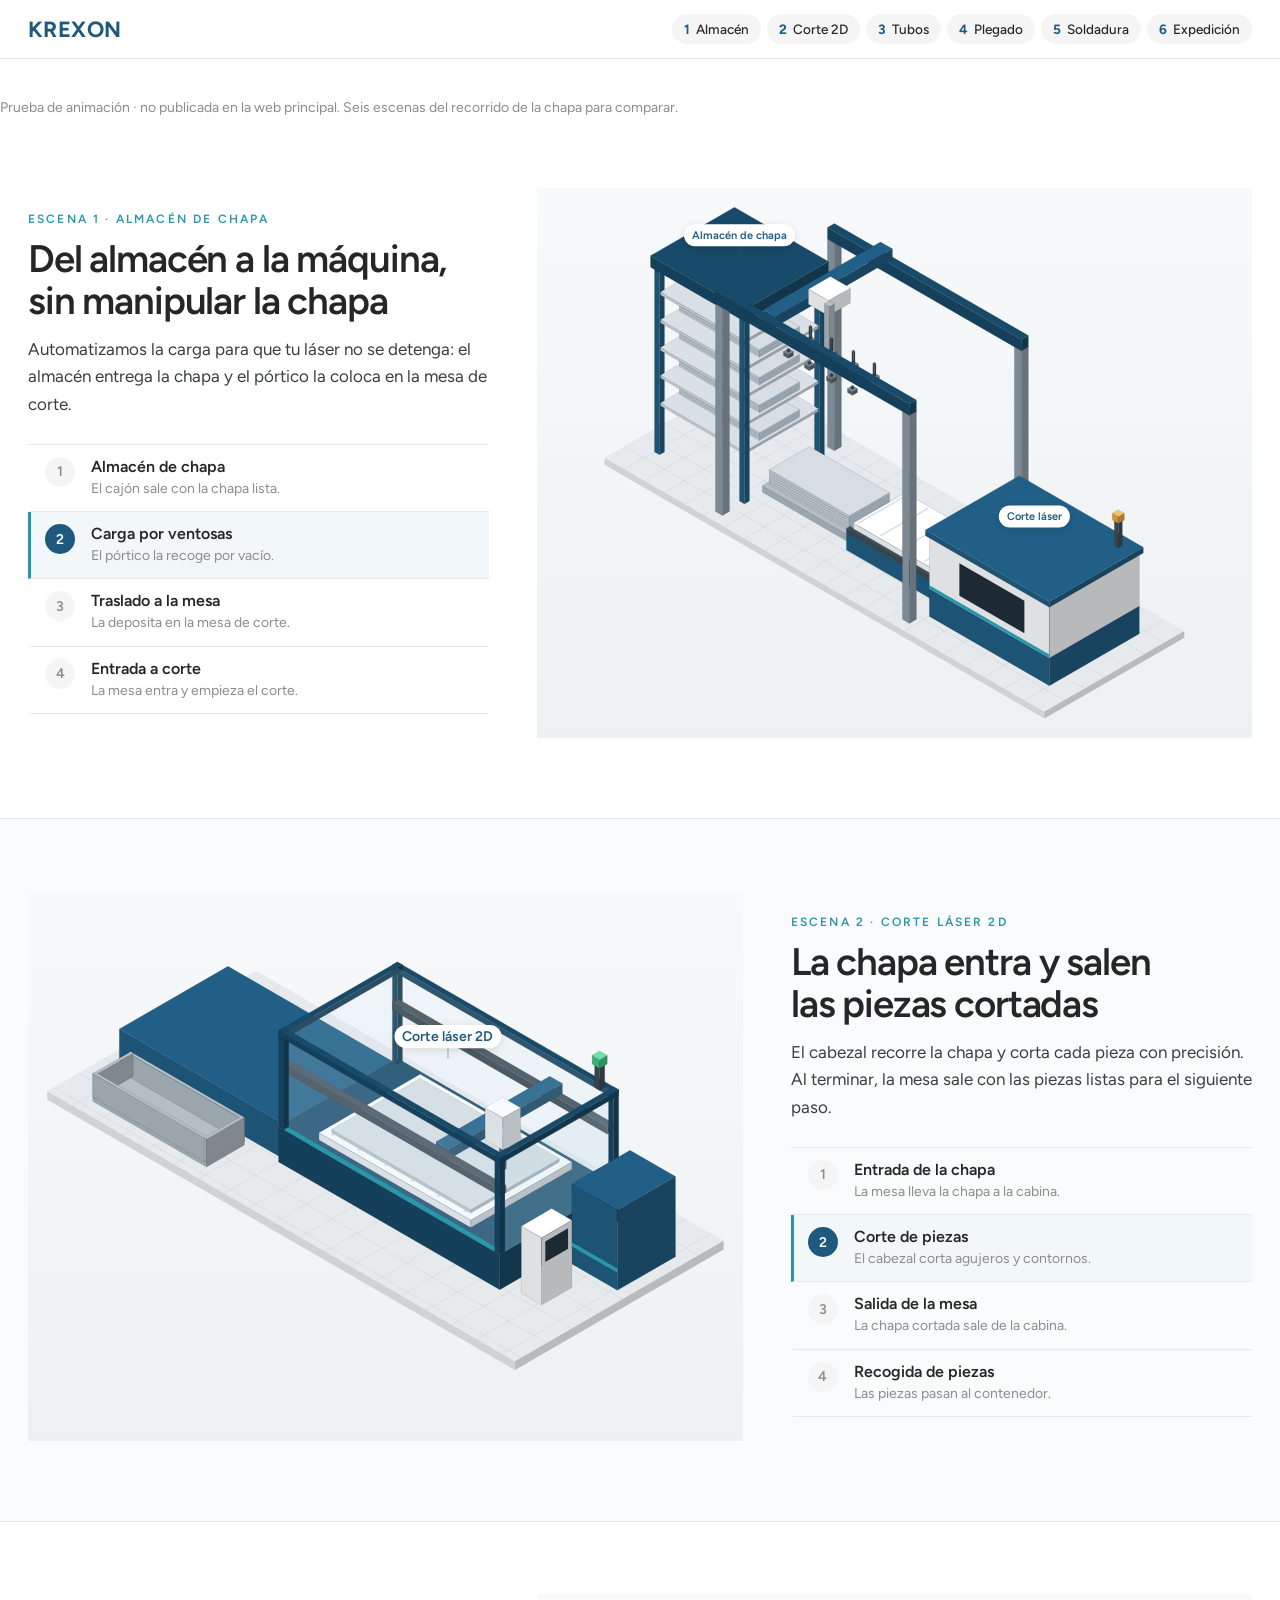
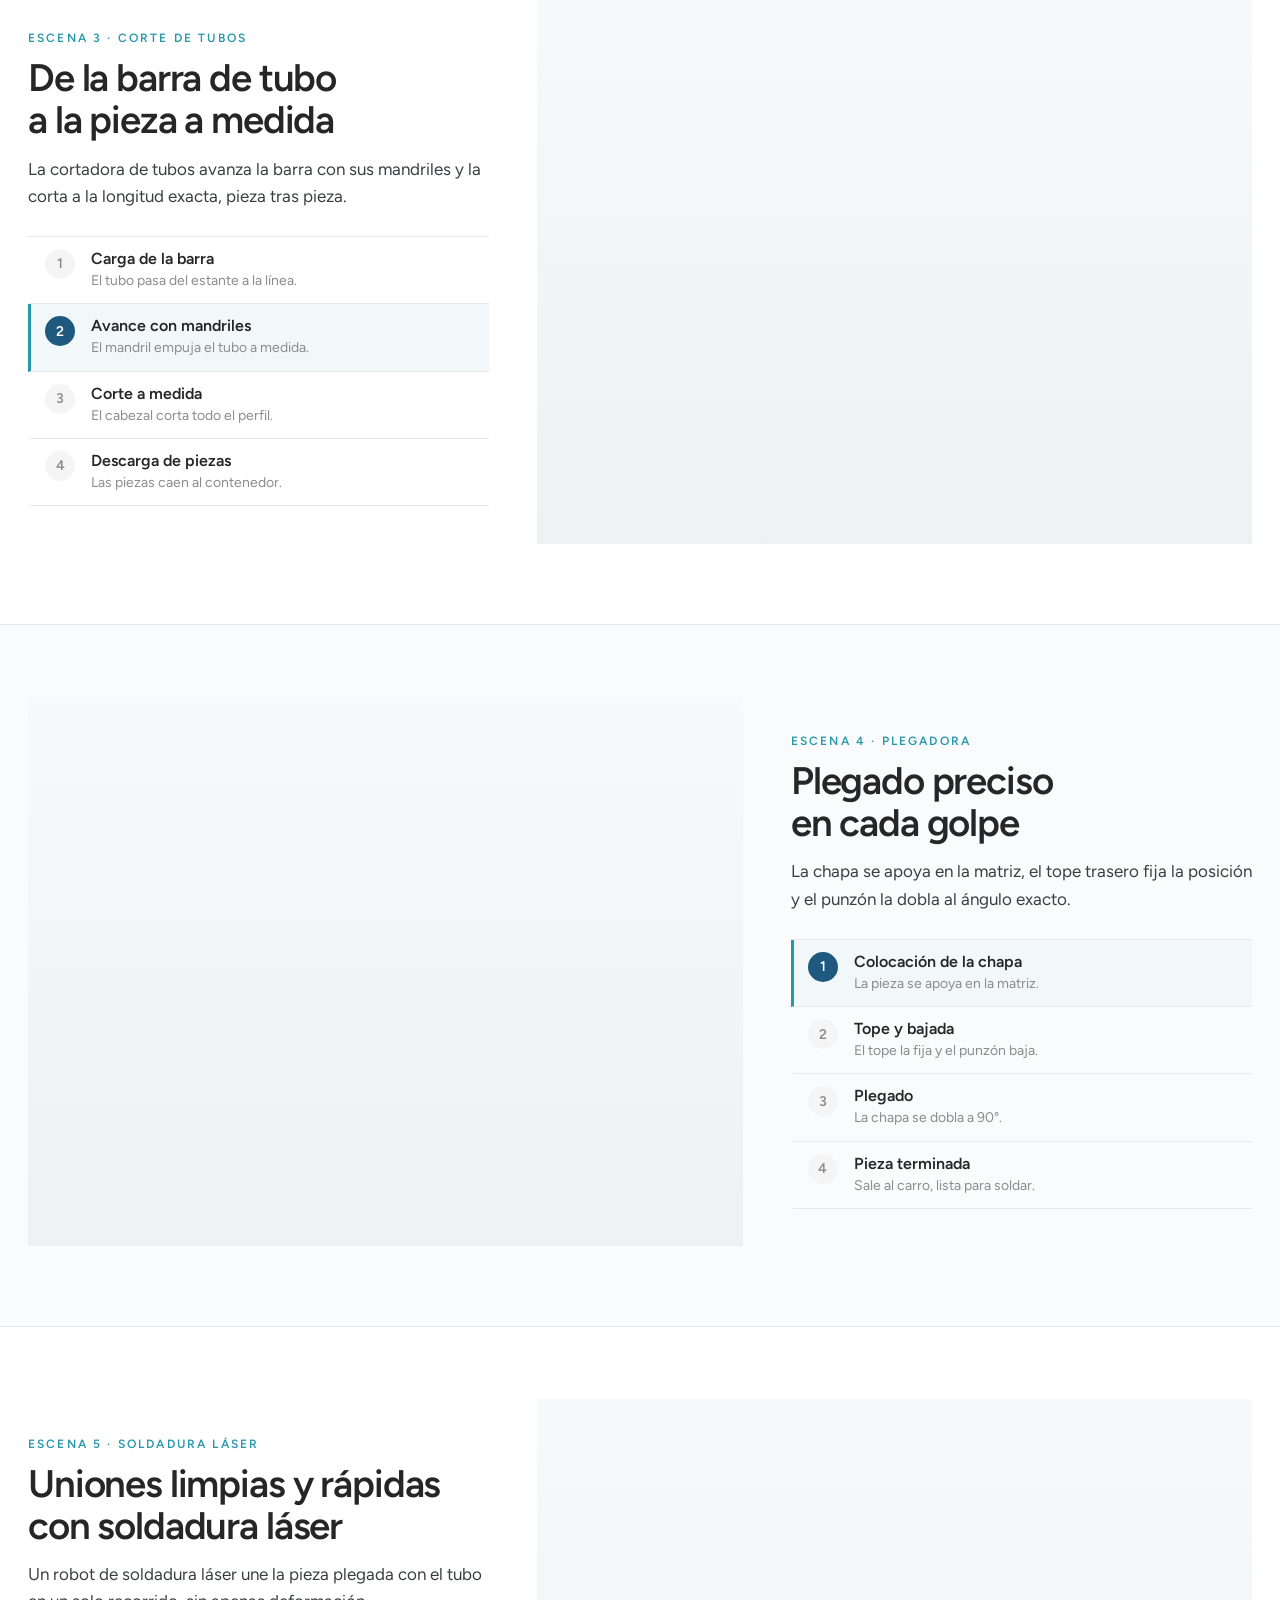
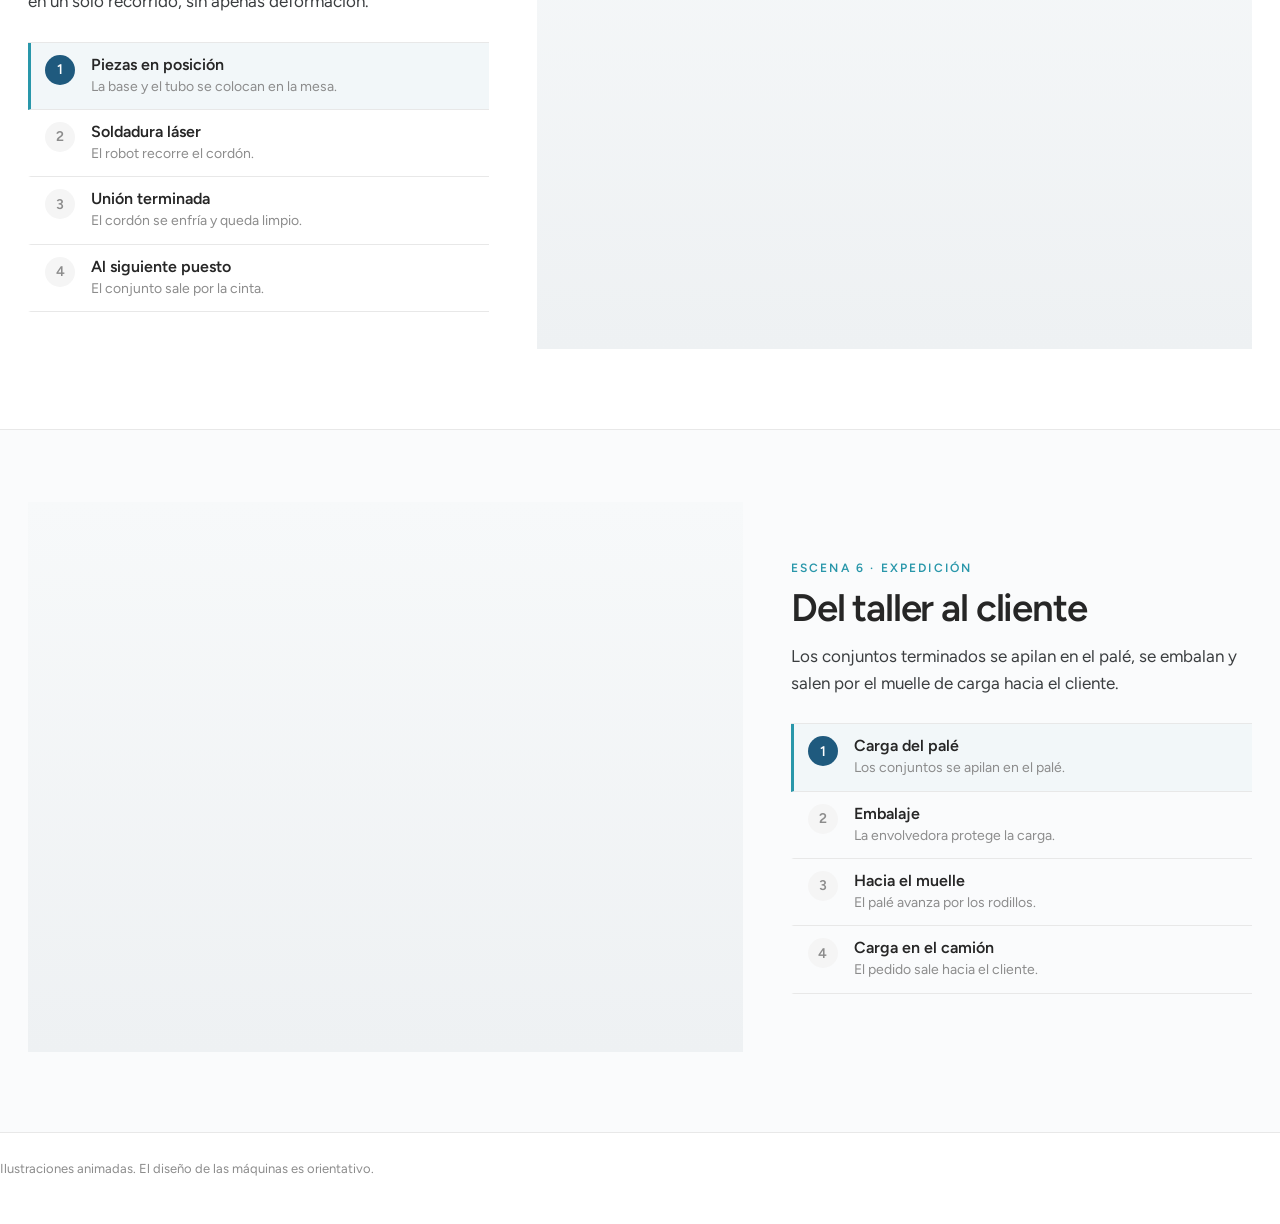
<file: prueba-animacion.html>
<!doctype html>
<html lang="es">
<head>
<meta charset="utf-8">
<meta name="viewport" content="width=device-width, initial-scale=1">
<title>Prueba de animación · Krexon</title>
<meta name="robots" content="noindex">
<link rel="preconnect" href="https://fonts.googleapis.com">
<link rel="preconnect" href="https://fonts.gstatic.com" crossorigin>
<link href="https://fonts.googleapis.com/css2?family=Figtree:wght@400;500;600;700&display=swap" rel="stylesheet">
<style>
:root{--ink:#262626;--text:#3b3e40;--muted:#8c8c8c;--brand:#1f5a7e;--rule:#2997AA;--soft:#f5f5f5;--line:#e8e8e8}
*{box-sizing:border-box;margin:0;padding:0}
html{scroll-behavior:smooth;scroll-padding-top:70px}
body{font-family:'Figtree',system-ui,-apple-system,'Segoe UI',Roboto,sans-serif;color:var(--text);background:#fff;-webkit-font-smoothing:antialiased}
.bar{position:sticky;top:0;z-index:5;background:rgba(255,255,255,.94);backdrop-filter:blur(8px);border-bottom:1px solid var(--line)}
.bar-in{display:flex;align-items:center;justify-content:space-between;gap:16px;max-width:1280px;margin:0 auto;padding:14px 28px;flex-wrap:wrap}
.bar b{font-size:22px;letter-spacing:.02em;color:var(--brand)}
.idx{display:flex;gap:6px;flex-wrap:wrap;list-style:none}
.idx a{display:inline-flex;align-items:center;gap:6px;padding:7px 12px;border-radius:99px;background:var(--soft);color:var(--ink);text-decoration:none;font-size:13.5px;font-weight:500;transition:background-color .2s ease,color .2s ease}
.idx a i{font-style:normal;font-weight:700;color:var(--brand)}
.idx a:hover{background:var(--brand);color:#fff}.idx a:hover i{color:#fff}
.wrap{max-width:1280px;margin:0 auto;padding:0 28px}
.intro{padding:40px 0 0}
.intro p{font-size:14px;color:var(--muted)}

.flow{padding:72px 0 80px;border-bottom:1px solid var(--line)}
.flow:nth-child(even){background:#fafbfc}
.flow-grid{display:grid;grid-template-columns:minmax(0,1fr) minmax(0,1.55fr);gap:48px;align-items:center}
.flow.rev .flow-grid{grid-template-columns:minmax(0,1.55fr) minmax(0,1fr)}
.flow.rev .stage{order:-1}
.eyebrow{display:block;font-size:12px;font-weight:600;letter-spacing:.18em;text-transform:uppercase;color:var(--rule);margin-bottom:12px}
.flow h2{font-size:clamp(28px,3vw,40px);font-weight:600;line-height:1.1;letter-spacing:-.03em;color:var(--ink);text-wrap:balance}
.flow-lead{margin-top:14px;font-size:17px;line-height:1.6;max-width:46ch}
.steps{list-style:none;margin-top:26px;border-top:1px solid var(--line)}
.steps li{display:grid;grid-template-columns:34px minmax(0,1fr);gap:3px 12px;padding:12px 0 12px 14px;border-bottom:1px solid var(--line);border-left:3px solid transparent;transition:border-color .3s ease,background-color .3s ease}
.steps li span{grid-row:span 2;display:grid;place-items:center;width:30px;height:30px;border-radius:50%;background:var(--soft);color:var(--muted);font-weight:600;font-size:14px;transition:background-color .3s ease,color .3s ease}
.steps li b{font-weight:600;color:var(--ink);font-size:16px}
.steps li small{font-size:14px;color:var(--muted);line-height:1.45}
.steps li.on{border-left-color:var(--rule);background:#f2f7f9}
.steps li.on span{background:var(--brand);color:#fff}
.stage{position:relative;background:linear-gradient(180deg,#f7f9fa 0%,#eef1f3 100%);aspect-ratio:1.3/1;max-height:600px;width:100%}
.stage canvas{position:absolute;inset:0;width:100%;height:100%;display:block}
.foot-note{padding:28px 0 48px;font-size:13px;color:var(--muted)}
@media (max-width:900px){
  .flow{padding:48px 0 56px}
  .flow-grid,.flow.rev .flow-grid{grid-template-columns:minmax(0,1fr);gap:24px}
  .stage,.flow.rev .stage{order:-1}
  .bar-in{padding:12px 16px}.wrap{padding:0 16px}
  .idx a{padding:6px 10px;font-size:12.5px}
}
</style>
</head>
<body>
<header class="bar"><div class="bar-in"><b>KREXON</b><ul class="idx" id="idx"></ul></div></header>
<div class="wrap intro"><p>Prueba de animación · no publicada en la web principal. Seis escenas del recorrido de la chapa para comparar.</p></div>
<main id="scenes"></main>
<div class="wrap foot-note">Ilustraciones animadas. El diseño de las máquinas es orientativo.</div>

<script>
(function(){
  'use strict';
  const RM=matchMedia('(prefers-reduced-motion: reduce)').matches;
  const COS=Math.cos(Math.PI/6), SIN=Math.sin(Math.PI/6);
  const COL={blue:'#1f5a7e',blueD:'#174663',white:'#f2f4f6',grey:'#cdd4da',steel:'#a9b3bb',rail:'#3d4a54',floor:'#e6eaed',accent:'#2997AA',glass:'#1e2a33',metal:'#c3ccd3',post:'#8796a2',wood:'#b8916a'};
  const METAL={top:'#d7dee3',left:'#b6c0c8',right:'#9eaab3',edge:'rgba(40,60,75,.25)'};
  const clamp=v=>v<0?0:v>1?1:v;
  const ease=t=>t<.5?4*t*t*t:1-Math.pow(-2*t+2,3)/2;
  const seg=(t,a,b)=>ease(clamp((t-a)/(b-a)));
  const lin=(t,a,b)=>clamp((t-a)/(b-a));
  const lerp=(a,b,f)=>a+(b-a)*f;
  function shade(hex,f){const n=parseInt(hex.slice(1),16);let r=n>>16,g=n>>8&255,b=n&255;r=Math.min(255,Math.round(r*f));g=Math.min(255,Math.round(g*f));b=Math.min(255,Math.round(b*f));return 'rgb('+r+','+g+','+b+')'}

  // ---------- Motor isométrico (uno por lienzo) ----------
  function Iso(cv){
    const ctx=cv.getContext('2d');
    const g={ctx,k:1,ox:0,oy:0,W:0,H:0,dpr:1,m:null};
    const grow=(x,y)=>{const m=g.m;if(x<m[0])m[0]=x;if(y<m[1])m[1]=y;if(x>m[2])m[2]=x;if(y>m[3])m[3]=y};
    g.P=(x,y,z)=>[g.ox+(x-y)*COS*g.k, g.oy+((x+y)*SIN-z)*g.k];
    g.poly=(pts,fill,stroke)=>{
      if(g.m){pts.forEach(p=>grow(p[0],p[1]));return}
      ctx.beginPath();ctx.moveTo(pts[0][0],pts[0][1]);for(let i=1;i<pts.length;i++)ctx.lineTo(pts[i][0],pts[i][1]);ctx.closePath();
      ctx.fillStyle=fill;ctx.fill();if(stroke){ctx.strokeStyle=stroke;ctx.lineWidth=.6;ctx.stroke()}
    };
    // caja: cara +y (izquierda), cara +x (derecha) y cara superior
    g.box=(x,y,z,w,d,h,c,opt)=>{
      opt=opt||{};const e=opt.edge||'rgba(20,30,40,.18)',P=g.P;
      g.poly([P(x,y+d,z),P(x+w,y+d,z),P(x+w,y+d,z+h),P(x,y+d,z+h)],opt.left||shade(c,.92),e);
      g.poly([P(x+w,y,z),P(x+w,y+d,z),P(x+w,y+d,z+h),P(x+w,y,z+h)],opt.right||shade(c,.76),e);
      g.poly([P(x,y,z+h),P(x+w,y,z+h),P(x+w,y+d,z+h),P(x,y+d,z+h)],opt.top||shade(c,1.06),e);
    };
    g.metal=(x,y,z,w,d,h)=>g.box(x,y,z,w,d,h,COL.metal,METAL);
    g.line=(pts3,color,width,cap)=>{
      const pts=pts3.map(p=>g.P(p[0],p[1],p[2]));
      if(g.m){pts.forEach(p=>grow(p[0],p[1]));return}
      ctx.beginPath();ctx.moveTo(pts[0][0],pts[0][1]);for(let i=1;i<pts.length;i++)ctx.lineTo(pts[i][0],pts[i][1]);
      ctx.strokeStyle=color;ctx.lineWidth=Math.max(1,width*g.k);ctx.lineCap=cap||'round';ctx.lineJoin='round';ctx.stroke();
    };
    g.dot=(p3,r,color)=>{const p=g.P(p3[0],p3[1],p3[2]);if(g.m){grow(p[0],p[1]);return}ctx.beginPath();ctx.arc(p[0],p[1],r*g.k,0,Math.PI*2);ctx.fillStyle=color;ctx.fill()};
    g.glow=(x,y,z,r,f)=>{
      if(g.m||f<=0)return;const c=g.P(x,y,z),R=r*g.k;
      const gr=ctx.createRadialGradient(c[0],c[1],0,c[0],c[1],R);
      gr.addColorStop(0,'rgba(255,252,240,'+(.98*f)+')');gr.addColorStop(.22,'rgba(160,232,242,'+(.8*f)+')');gr.addColorStop(.55,'rgba(41,151,170,'+(.3*f)+')');gr.addColorStop(1,'rgba(41,151,170,0)');
      ctx.fillStyle=gr;ctx.fillRect(c[0]-R,c[1]-R,2*R,2*R);
    };
    g.alpha=a=>{if(!g.m)ctx.globalAlpha=clamp(a)};
    g.floor=(x0,y0,x1,y1)=>{
      const P=g.P;
      g.poly([P(x0,y0,0),P(x1,y0,0),P(x1,y1,0),P(x0,y1,0)],COL.floor);
      g.poly([P(x0,y1,0),P(x1,y1,0),P(x1,y1,-.6),P(x0,y1,-.6)],shade('#e6eaed',.9));
      g.poly([P(x1,y0,0),P(x1,y1,0),P(x1,y1,-.6),P(x1,y0,-.6)],shade('#e6eaed',.8));
      if(g.m)return;
      ctx.strokeStyle='rgba(31,90,126,.07)';ctx.lineWidth=1;ctx.beginPath();
      for(let x=x0+2;x<x1;x+=2){const a=P(x,y0,0),b=P(x,y1,0);ctx.moveTo(a[0],a[1]);ctx.lineTo(b[0],b[1])}
      for(let y=y0+2;y<y1;y+=2){const a=P(x0,y,0),b=P(x1,y,0);ctx.moveTo(a[0],a[1]);ctx.lineTo(b[0],b[1])}
      ctx.stroke();
    };
    g.label=(text,x,y,z)=>{
      const p=g.P(x,y,z);
      if(g.m){const hw=text.length*.3+1;grow(p[0]-hw,p[1]-3.4);grow(p[0]+hw,p[1]);return}
      ctx.font='600 '+Math.max(11,Math.round(g.k*.95))+'px Figtree, system-ui, sans-serif';
      const w=ctx.measureText(text).width+16,h=Math.max(22,g.k*1.6),lx=p[0]-w/2,ly=p[1]-h-10;
      ctx.strokeStyle='rgba(31,90,126,.45)';ctx.lineWidth=1;ctx.beginPath();ctx.moveTo(p[0],p[1]);ctx.lineTo(p[0],ly+h);ctx.stroke();
      ctx.fillStyle='#fff';ctx.shadowColor='rgba(0,0,0,.12)';ctx.shadowBlur=8;ctx.shadowOffsetY=2;
      ctx.beginPath();if(ctx.roundRect)ctx.roundRect(lx,ly,w,h,h/2);else ctx.rect(lx,ly,w,h);ctx.fill();
      ctx.shadowColor='transparent';ctx.fillStyle='#1f5a7e';ctx.textBaseline='middle';ctx.textAlign='center';ctx.fillText(text,p[0],ly+h/2+.5);
    };
    // texto pintado sobre una cara de y constante (p. ej. el lateral del camión)
    g.textY=(str,x,y,z,size,color)=>{
      if(g.m)return;const o=g.P(x,y,z);ctx.save();
      ctx.setTransform(g.dpr*COS,g.dpr*SIN,0,g.dpr,g.dpr*o[0],g.dpr*o[1]);
      ctx.font='700 '+(size*g.k)+'px Figtree, system-ui, sans-serif';ctx.fillStyle=color;ctx.textAlign='left';ctx.textBaseline='alphabetic';
      ctx.fillText(str,0,0);ctx.restore();
    };
    g.clear=()=>{ctx.setTransform(g.dpr,0,0,g.dpr,0,0);ctx.globalAlpha=1;ctx.clearRect(0,0,g.W,g.H)};
    // ajusta escala y centro midiendo la escena en varios instantes
    g.fit=sc=>{
      const r=cv.getBoundingClientRect();g.dpr=Math.min(window.devicePixelRatio||1,2);
      g.W=r.width;g.H=r.height;cv.width=Math.round(g.W*g.dpr);cv.height=Math.round(g.H*g.dpr);
      g.k=1;g.ox=0;g.oy=0;g.m=[1e9,1e9,-1e9,-1e9];
      for(let i=0;i<8;i++)sc.draw(sc.T*i/8);
      const m=g.m;g.m=null;const pad=Math.max(10,Math.min(g.W,g.H)*.035);
      g.k=Math.min((g.W-2*pad)/(m[2]-m[0]),(g.H-2*pad)/(m[3]-m[1]));
      g.ox=g.W/2-(m[0]+m[2])/2*g.k;g.oy=g.H/2-(m[1]+m[3])/2*g.k;
    };
    return g;
  }

  // ---------- Escena 1 · Almacén de chapa ----------
  function S1(g){
    const {P,box,poly,label}=g;
    const T=12,TH=.22,SHEET={w:8,d:4};
    const DRAWER_IN=2.5,DRAWER_OUT=11.5,TABLE_X=21,TABLE_IN=10.5,TABLE_TOP=2.4,BX_TABLE=25,BX_DRAWER=15.5,ARM_UP=13,CARRY=9,STACK_BASE=.9,STACK_N=6;
    function state(t){
      const s={};const out=seg(t,0,1.4)-seg(t,7.4,8.8);
      s.drawerX=lerp(DRAWER_IN,DRAWER_OUT,out);
      s.bx=lerp(BX_TABLE,BX_DRAWER,seg(t,.6,2.0));if(t>=4.0)s.bx=lerp(BX_DRAWER,BX_TABLE,seg(t,4.0,5.8));
      const stackTop=STACK_BASE+STACK_N*TH,place=TABLE_TOP+TH;let cz=ARM_UP;
      if(t<2.8)cz=lerp(ARM_UP,stackTop,seg(t,2.0,2.8));else if(t<3.2)cz=stackTop;
      else if(t<5.8)cz=lerp(stackTop,CARRY,seg(t,3.2,4.0));else if(t<7.0)cz=lerp(CARRY,place,seg(t,5.8,6.6));
      else cz=lerp(place,ARM_UP,seg(t,7.0,7.8));
      s.cz=cz;s.vac=t>=2.8&&t<6.6;s.sheet=t<3.2?'stack':t<6.6?'carried':t<9.8?'table':'gone';
      s.table=lerp(0,TABLE_IN,seg(t,8.0,9.8))-lerp(0,TABLE_IN,seg(t,10.8,11.9));
      s.cut=t>=9.8&&t<10.8;s.t=t;s.run=t>=8.0&&t<11.0;s.step=t<2.0?0:t<4.0?1:t<7.4?2:3;return s;
    }
    const sheet=(x,y,z)=>g.metal(x,y,z,SHEET.w,SHEET.d,TH);
    function draw(t){
      const s=state(t);
      g.floor(0,0,44,14);
      if(s.sheet==='carried'){g.alpha(.08+.06*(1-(s.cz-2)/10));poly([P(s.bx-4,5,0),P(s.bx+4,5,0),P(s.bx+4,9,0),P(s.bx-4,9,0)],'#5b6a75');g.alpha(1)}
      // pórtico (detrás)
      box(10.2,1.2,0,.7,.7,18,COL.post);box(28.9,1.2,0,.7,.7,18,COL.post);box(10.2,1.2,18,19.4,.7,1,COL.blueD);
      // torre
      for(const [x,y] of [[2,3],[10.5,3],[2,10.5]])box(x,y,0,.5,.5,16,COL.blue);
      for(let i=0;i<5;i++){const z=4+i*2.4;box(2.3,3.3,z,8.4,7.4,.25,COL.grey);for(let j=0;j<3;j++)sheet(2.5,5,z+.25+j*TH)}
      box(s.drawerX-.3,4.6,.3,SHEET.w+.6,SHEET.d+.8,.6,COL.steel);
      const n=s.sheet!=='stack'?STACK_N-1:STACK_N;for(let j=0;j<n;j++)sheet(s.drawerX,5,STACK_BASE+j*TH);
      box(10.5,10.5,0,.5,.5,16,COL.blue);box(1.8,2.8,16,9.4,8.4,1,COL.blueD);
      // mesa
      box(20.1,4.1,0,10,5.8,1.5,COL.blue);box(20.1,4.1,1.5,10,.35,.4,COL.rail);box(20.1,9.55,1.5,10,.35,.4,COL.rail);
      const tx=TABLE_X+s.table;box(tx-.5,4.4,1.9,SHEET.w+1,SHEET.d+1.2,.5,COL.white);
      for(let i=0;i<5;i++)poly([P(tx-.3+i*2.2,4.6,2.41),P(tx-.15+i*2.2,4.6,2.41),P(tx-.15+i*2.2,9.4,2.41),P(tx-.3+i*2.2,9.4,2.41)],'rgba(31,90,126,.18)');
      if(s.sheet==='table')sheet(tx,5,TABLE_TOP);
      box(10.2,12.4,0,.7,.7,18,COL.post);box(28.9,12.4,0,.7,.7,18,COL.post);
      // máquina
      box(30,2.5,0,12,9,2.4,COL.blue);box(30,2.5,2.4,12,9,4.6,COL.white);box(29.8,2.3,7,12.4,9.4,.5,COL.blue);
      const q=[P(33,11.5,3.3),P(39.5,11.5,3.3),P(39.5,11.5,6.1),P(33,11.5,6.1)];poly(q,COL.glass);
      if(s.cut&&!g.m){const ctx=g.ctx;ctx.save();ctx.beginPath();ctx.moveTo(q[0][0],q[0][1]);q.slice(1).forEach(p=>ctx.lineTo(p[0],p[1]));ctx.closePath();ctx.clip();g.glow(36.25,11.5,4.7,3.4,.55+.45*Math.abs(Math.sin(s.t*22)));ctx.restore()}
      poly([P(30,11.5,2.4),P(42,11.5,2.4),P(42,11.5,2.7),P(30,11.5,2.7)],COL.accent);
      box(40.6,3.2,7.5,.4,.4,2.2,COL.rail);box(40.5,3.1,9.7,.6,.6,.6,s.run?'#3fbf7f':'#e0a33a',{top:s.run?'#6fe0a5':'#f2c46a'});
      // pórtico: puente, carro y ventosas
      const bx=s.bx,cz=s.cz;
      box(bx-.6,1.3,18.9,1.2,11.7,.9,COL.blue);box(bx-1,5.9,17.6,2,2.2,1.3,COL.white);
      box(bx-.25,6.75,cz+.6,.5,.5,17.6-(cz+.6),COL.steel);
      if(s.sheet==='carried')sheet(bx-SHEET.w/2,5,cz-TH);
      box(bx-3.6,6.6,cz+.35,7.2,.8,.25,COL.rail);
      for(const dx of [-3.2,-1.1,1.1,3.2])for(const dy of [5.4,7.6]){
        box(bx+dx-.25,dy+.05,cz,.5,.5,.35,s.vac?COL.accent:'#59646d',{top:s.vac?'#7fdcea':'#7b858d'});
        box(bx+dx-.08,dy+.22,cz+.35,.16,.16,.0001+(dy<7?1.1:.2),COL.rail);
      }
      box(10.2,12.4,18,19.4,.7,1,COL.blueD);
      label('Almacén de chapa',6.5,7,17.2);label('Corte láser',36,7,7.6);
      return s.step;
    }
    return {T,still:5,draw};
  }

  // ---------- Escena 2 · Corte láser 2D ----------
  function S2(g){
    const {P,box,poly,label}=g;
    const T=12,TH=.22,OUTX=1.5,INX=16.5,PY=3.5,PZ=2.4,ZT=PZ+.5+TH+.005;
    const parts=[];for(let r=0;r<2;r++)for(let c=0;c<3;c++)parts.push({x:.8+c*3.5,y:.7+r*3.3,w:2.8,d:2.6});
    const outline=p=>{const c=.45,x0=p.x,y0=p.y,x1=p.x+p.w,y1=p.y+p.d;return [[x0+c,y0],[x1,y0],[x1,y1-c],[x1-c,y1],[x0,y1],[x0,y0+c],[x0+c,y0]]};
    const hole=p=>{const cx=p.x+p.w/2,cy=p.y+p.d/2,a=[];for(let i=0;i<=16;i++){const q=i/16*Math.PI*2;a.push([cx+.55*Math.cos(q),cy+.55*Math.sin(q)])}return a};
    const HOME=[11.4,3.5],path=[];let cur=HOME;
    const add=(pts,cut)=>{for(const p of pts){path.push({a:cur,b:p,cut});cur=p}};
    parts.forEach(p=>{const h=hole(p);add([h[0]],false);add(h.slice(1),true);const o=outline(p);add([o[0]],false);add(o.slice(1),true)});
    add([HOME],false);
    let tot=0;path.forEach(s=>{s.len=Math.hypot(s.b[0]-s.a[0],s.b[1]-s.a[1])*(s.cut?1:.3);s.s0=tot;tot+=s.len});
    const CUT0=2.2,CUT1=8.2;
    function headAt(u){
      for(const s of path){if(u<s.s0+s.len){const f=(u-s.s0)/s.len;return {x:lerp(s.a[0],s.b[0],f),y:lerp(s.a[1],s.b[1],f),cut:s.cut}}}
      return {x:HOME[0],y:HOME[1],cut:false};
    }
    function trail(ox,oy,u,alpha){
      if(g.m||alpha<=0||u<=0)return;const c=g.ctx;c.save();c.globalAlpha=alpha;c.strokeStyle='rgba(28,40,50,.85)';c.lineWidth=Math.max(1,g.k*.08);c.lineJoin='round';c.beginPath();
      for(const s of path){if(s.s0>=u)break;if(!s.cut)continue;const f=Math.min(1,(u-s.s0)/s.len);
        const a=P(ox+s.a[0],oy+s.a[1],ZT),b=P(ox+lerp(s.a[0],s.b[0],f),oy+lerp(s.a[1],s.b[1],f),ZT);c.moveTo(a[0],a[1]);c.lineTo(b[0],b[1])}
      c.stroke();c.restore();
    }
    function partAt(p,wx,wy,wz){
      const o=outline(p).slice(0,-1),h=hole(p);
      poly(o.map(q=>P(wx+q[0]-p.x,wy+q[1]-p.y,wz)),'#9eaab3');
      poly(o.map(q=>P(wx+q[0]-p.x,wy+q[1]-p.y,wz+TH)),'#dfe5e9','rgba(40,60,75,.35)');
      poly(h.map(q=>P(wx+q[0]-p.x,wy+q[1]-p.y,wz+TH)),'#7b8892');
    }
    const BIN={x:2.5,y:12.4};
    const binTarget=i=>[BIN.x+.3+(i%3)*2.85,BIN.y+.2,.35+Math.floor(i/3)*.24];
    function draw(t){
      g.floor(0,0,37,16.5);
      const px=lerp(OUTX,INX,seg(t,0,1.8))-(INX-OUTX)*seg(t,8.5,10);
      const u=clamp((t-CUT0)/(CUT1-CUT0))*tot;
      const fresh=1-seg(t,11.4,12);
      // mesa de carga y bancada
      box(1,3.2,0,13,8.6,PZ,COL.blue);box(14,2.8,0,17.5,9.4,PZ,COL.blueD);
      // cabina: lo de detrás
      box(14,2.8,2.4,.4,.4,6.2,COL.blueD);box(14,2.8,8.6,17.5,.4,.4,COL.blueD);box(14,2.8,8.6,.4,9.4,.4,COL.blueD);
      box(14.3,3.0,6.2,17,.5,.5,COL.rail);
      // contenedor de piezas (fondo)
      box(BIN.x,BIN.y,0,9,3,.3,COL.steel);box(BIN.x,BIN.y,.3,9,.2,1.6,COL.steel);box(BIN.x,BIN.y,.3,.2,3,1.6,COL.steel);
      // palé de la mesa con la chapa
      box(px,PY,PZ,12,8,.5,COL.white);
      for(let i=0;i<6;i++)poly([P(px+.6+i*2.1,PY+.3,PZ+.51),P(px+.75+i*2.1,PY+.3,PZ+.51),P(px+.75+i*2.1,PY+7.7,PZ+.51),P(px+.6+i*2.1,PY+7.7,PZ+.51)],'rgba(31,90,126,.18)');
      const sx=px+.5,sy=PY+.5;
      g.metal(sx,sy,PZ+.5,11,7,TH);
      trail(sx,sy,t<CUT0?0:u,t<CUT0?0:fresh);
      // piezas que se recogen
      parts.forEach((p,i)=>{
        const st=10+i*.18;if(t<st)return;
        g.alpha(fresh);poly(outline(p).slice(0,-1).map(q=>P(sx+q[0],sy+q[1],ZT)),'rgba(52,64,74,.85)');g.alpha(1);
      });
      parts.forEach((p,i)=>{
        const st=10+i*.18;if(t<st)return;const f=seg(t,st,st+.9),tg=binTarget(i);
        const wx=lerp(sx+p.x,tg[0],f),wy=lerp(sy+p.y,tg[1],f),wz=lerp(ZT-TH,tg[2],f)+3*Math.sin(Math.PI*f);
        partAt(p,wx,wy,wz);
      });
      box(BIN.x,BIN.y+2.8,.3,9,.2,1.6,COL.steel);box(BIN.x+8.8,BIN.y,.3,.2,3,1.6,COL.steel);
      // puente y cabezal
      const cutting=t>=CUT0&&t<CUT1,h=cutting?headAt(u):{x:HOME[0],y:HOME[1],cut:false};
      const bx=INX+.5+h.x,hy=PY+.5+h.y;
      box(bx-.14,hy-.14,ZT+.3,.28,.28,5.4-(ZT+.3),COL.rail);
      box(bx-.5,3.0,6.7,1,9,.7,COL.blue);box(bx-.7,hy-.7,5.4,1.4,1.4,2.2,COL.white);
      box(14.3,11.5,6.2,17,.5,.5,COL.rail);
      if(cutting&&h.cut)g.glow(bx,hy,ZT,1.9,.65+.35*Math.abs(Math.sin(t*31)));
      // cabina: cristal y marco delanteros
      poly([P(14,2.8,8.6),P(31.5,2.8,8.6),P(31.5,12.2,8.6),P(14,12.2,8.6)],'rgba(200,226,238,.14)');
      poly([P(14,12.2,2.4),P(31.5,12.2,2.4),P(31.5,12.2,8.6),P(14,12.2,8.6)],'rgba(200,226,238,.2)','rgba(31,90,126,.25)');
      poly([P(31.5,2.8,2.4),P(31.5,12.2,2.4),P(31.5,12.2,8.6),P(31.5,2.8,8.6)],'rgba(185,214,228,.26)','rgba(31,90,126,.25)');
      poly([P(14,12.2,2.4),P(31.5,12.2,2.4),P(31.5,12.2,2.75),P(14,12.2,2.75)],COL.accent);
      box(14,11.8,2.4,.4,.4,6.2,COL.blueD);box(31.1,11.8,2.4,.4,.4,6.2,COL.blueD);box(31.1,2.8,2.4,.4,.4,6.2,COL.blueD);
      box(14,11.8,8.6,17.5,.4,.4,COL.blueD);box(31.1,2.8,8.6,.4,9.4,.4,COL.blueD);
      const run=t>=1.8&&t<CUT1+.3;
      box(30.4,3.2,9,.4,.4,1.6,COL.rail);box(30.3,3.1,10.6,.6,.6,.6,run?'#3fbf7f':'#e0a33a',{top:run?'#6fe0a5':'#f2c46a'});
      // fuente láser y consola
      box(32.6,3,0,3.6,4.6,5.5,COL.blue);poly([P(32.6,7.6,1.2),P(36.2,7.6,1.2),P(36.2,7.6,1.5),P(32.6,7.6,1.5)],COL.accent);
      box(32.6,9.2,0,1.6,2.4,4.6,COL.white);poly([P(34.2,9.5,2.8),P(34.2,11.3,2.8),P(34.2,11.3,4.2),P(34.2,9.5,4.2)],COL.glass);
      label('Corte láser 2D',22.7,7.5,9.1);
      return t<CUT0?0:t<CUT1?1:t<10?2:3;
    }
    return {T,still:5,draw};
  }

  // ---------- Escena 3 · Corte de tubos ----------
  function S3(g){
    const {P,box,poly,label}=g;
    const T=12,XC=31.8,FY=7,FZ=2.6,L=14.5,F0=29.6,R0=F0-L;
    const C0=1.4,CD=2.35,DIST=[5.2,3,3,3];
    const cs=c=>C0+c*CD;
    function tube(x0,x1,y,z){
      if(x1-x0<=.01)return;g.metal(x0,y-.5,z,x1-x0,1,1);
      poly([P(x1,y-.33,z+.17),P(x1,y+.33,z+.17),P(x1,y+.33,z+.83),P(x1,y-.33,z+.83)],'#5d6b75');
    }
    function draw(t){
      g.floor(9,0,43,14);
      let A=0,cuts=0;for(let c=0;c<4;c++){A+=DIST[c]*seg(t,cs(c),cs(c)+.8);if(t>=cs(c)+1.5)cuts++}
      const load=seg(t,0,1.2);
      const front=R0+A+L-3*cuts;
      // estante con tubos
      box(13,1,0,17,3.6,2.2,COL.blueD);for(const x of [14,21,28])box(x,1,2.2,.4,3.6,.4,COL.rail);
      tube(R0,F0,1.9,FZ);tube(R0,F0,3.1,FZ);
      // bancada
      box(13,5.6,0,17,2.8,2.2,COL.blue);for(const x of [16,20,24,28])box(x,6.3,2.2,.6,1.4,.4,COL.rail);
      // mandril trasero
      const chuckX=t<10.8?R0+A:lerp(R0+A,R0,seg(t,10.8,11.8));
      box(chuckX-1.3,5.3,2.2,1.3,3.4,2.6,COL.white,{right:'#c9d1d7'});
      // tubo en carga o en línea (el retal final se retira)
      if(t<1.2)tube(R0,F0,lerp(4.3,FY,load),FZ+.9*Math.sin(Math.PI*load));
      else if(t<11.4){g.alpha(t<10.8?1:1-lin(t,10.8,11.4));tube(R0+A,Math.min(front,30),FY,FZ);g.alpha(1)}
      // mandril delantero
      box(30,5.3,2.0,1.2,3.4,3.4,COL.white,{right:'#c9d1d7'});
      poly([P(31.2,FY-.75,2.75),P(31.2,FY+.75,2.75),P(31.2,FY+.75,4.45),P(31.2,FY-.75,4.45)],'#8a98a3');
      // mesa de salida
      box(33.4,5.6,0,8.4,2.8,2.2,COL.blue);for(const x of [34,36,38,40])box(x,6.3,2.2,.6,1.4,.4,COL.rail);
      if(t>=1.2&&front>31.2&&t<10.8)tube(31.2,front,FY,FZ);
      // piezas cortadas
      const falling=[];
      for(let c=0;c<4;c++){
        const t0=cs(c)+1.5;if(t<t0)continue;
        const f1=seg(t,t0,t0+.4),f2=seg(t,t0+.4,t0+.85);
        const x0=lerp(XC+.15,34.6,f1);
        if(f2<=0)tube(x0,x0+3,FY,FZ);
        else falling.push({x0,y:lerp(FY,10.6+c*.62,f2),z:lerp(FZ,.35,f2)+.6*Math.sin(Math.PI*f2)});
      }
      // cabezal
      const cut=[0,1,2,3].some(c=>t>=cs(c)+.8&&t<cs(c)+1.5);
      box(XC-.12,FY-.12,FZ+1.25,.24,.24,1.4,COL.rail);box(XC-.55,FY-.55,FZ+2.65,1.1,1.1,1.5,COL.white);
      if(cut){const w=t*9;g.glow(XC,FY+.45*Math.cos(w),FZ+.55+.45*Math.sin(w),1.7,.7+.3*Math.abs(Math.sin(t*37)))}
      // contenedor
      box(33.6,9.6,0,7.6,3.2,.3,COL.steel);box(33.6,9.6,.3,7.6,.2,1.4,COL.steel);box(33.6,9.6,.3,.2,3.2,1.4,COL.steel);
      falling.forEach(p=>tube(p.x0,p.x0+3,p.y,p.z));
      box(33.6,12.6,.3,7.6,.2,1.4,COL.steel);box(41,9.6,.3,.2,3.2,1.4,COL.steel);
      // cerramiento de la zona de corte
      const x0=29.7,x1=33.4,y0=4.4,y1=9.4,z0=2.2,z1=7.6;
      poly([P(x0,y0,z1),P(x1,y0,z1),P(x1,y1,z1),P(x0,y1,z1)],'rgba(200,226,238,.16)');
      poly([P(x0,y1,z0),P(x1,y1,z0),P(x1,y1,z1),P(x0,y1,z1)],'rgba(200,226,238,.2)','rgba(31,90,126,.25)');
      poly([P(x1,y0,z0),P(x1,y1,z0),P(x1,y1,z1),P(x1,y0,z1)],'rgba(185,214,228,.26)','rgba(31,90,126,.25)');
      box(x0,y1-.35,z0,.35,.35,z1-z0,COL.blueD);box(x1-.35,y1-.35,z0,.35,.35,z1-z0,COL.blueD);box(x1-.35,y0,z0,.35,.35,z1-z0,COL.blueD);
      box(x0,y1-.35,z1,x1-x0,.35,.35,COL.blueD);box(x1-.35,y0,z1,.35,y1-y0,.35,COL.blueD);
      box(10.6,5.8,0,1.8,2.4,4.6,COL.white);poly([P(12.4,6.1,2.8),P(12.4,7.9,2.8),P(12.4,7.9,4.2),P(12.4,6.1,4.2)],COL.glass);
      label('Corte de tubos',31.6,6.9,7.9);
      if(t<C0)return 0;if(t>=10.8)return 3;
      const r=t-cs(Math.min(3,Math.floor((t-C0)/CD)));
      return r<.8?1:r<1.5?2:3;
    }
    return {T,still:cs(1)+1.1,draw};
  }

  // ---------- Escena 4 · Plegadora ----------
  function S4(g){
    const {P,box,poly,label}=g;
    const T=10,X0=6,X1=16,YC=7.5,ZD=4.9,WL=2.5,TH=.15,STROKE=2.6;
        // la pieza se dobla a 90°: el ala trasera sube 20° y la delantera 70° (a 45° quedaría de canto en la vista)
    const ANG=[20*Math.PI/180,70*Math.PI/180];
    function wing(x0,x1,yc,zb,f,dir){
      const th=(dir>0?ANG[1]:ANG[0])*f,ye=yc+dir*WL*Math.cos(th),ze=zb+WL*Math.sin(th);
      poly([P(x0,yc,zb),P(x1,yc,zb),P(x1,ye,ze),P(x0,ye,ze)],dir>0?(th>Math.PI/4?'#b9c3ca':'#d3dadf'):'#c9d1d7','rgba(40,60,75,.3)');
      if(dir>0)poly([P(x0,ye,ze),P(x1,ye,ze),P(x1,ye,ze-TH),P(x0,ye,ze-TH)],'#9eaab3');
    }
    function endCap(x1,yc,zb,f){
      const b=ANG[0]*f,a=ANG[1]*f,cb=Math.cos(b)*WL,sb=Math.sin(b)*WL,cf=Math.cos(a)*WL,sf=Math.sin(a)*WL;
      poly([P(x1,yc-cb,zb+sb),P(x1,yc,zb),P(x1,yc+cf,zb+sf),P(x1,yc+cf,zb+sf-TH),P(x1,yc,zb-TH),P(x1,yc-cb,zb+sb-TH)],'#8d99a3');
    }
    const piece=(dx,dy,zb,f,part)=>{
      const x0=X0+dx,x1=X1+dx,yc=YC+dy;
      if(part!=='front')wing(x0,x1,yc,zb,f,-1);
      if(part!=='back'){wing(x0,x1,yc,zb,f,1);endCap(x1,yc,zb,f)}
    };
    const CART={x:21,y:11,z:1.2},CYC=13.25,CZ=CART.z+.15;
    function draw(t){
      g.floor(0,0,33,16.5);
      const slide=1-seg(t,0,1.8),gb=seg(t,1.8,2.4)-seg(t,5.2,6);
      const tip=ZD+TH+STROKE-STROKE*seg(t,2.4,3.6)+STROKE*seg(t,5.2,6.2)-.35*(seg(t,3.6,5.2)-seg(t,5.2,5.6));
      const th=seg(t,3.6,5.2),zb=ZD+TH-.35*seg(t,3.6,5.2);
      // tope trasero
      box(5,3.2,ZD-.7,12,.6,.6,COL.rail);
      for(const fx of [7.5,13.9])box(fx,3.8,ZD-.4,.6,lerp(.5,1.1,gb),.8,COL.accent,{top:'#7fdcea'});
      // bastidor izquierdo, bancada y matriz
      box(3,5,0,1.2,5,13,COL.blue);
      box(4.2,6.6,0,13.6,1.8,4.2,COL.blueD);
      box(4.6,7.1,4.2,12.8,.8,.7,COL.rail);poly([P(4.6,7.5,ZD+.001),P(17.4,7.5,ZD+.001),P(17.4,7.56,ZD+.001),P(4.6,7.56,ZD+.001)],'#1c242b');
      for(const ax of [7,14.3])box(ax,8.4,ZD-.5,.7,3.6,.5,COL.rail);
      // chapa: ala trasera
      const moving=t>=6.2;
      if(!moving)piece(0,slide*5.5,zb,th,'back');
      // punzón y trancha
      box(4.6,7.42,tip,12.8,.16,.5,COL.rail);box(4.6,7.3,tip+.5,12.8,.4,1.9,COL.steel);
      box(4.2,6.6,tip+2.4,13.6,1.8,2.2,COL.white,{right:'#c9d1d7'});
      poly([P(4.2,8.4,tip+2.6),P(17.8,8.4,tip+2.6),P(17.8,8.4,tip+2.85),P(4.2,8.4,tip+2.85)],COL.accent);
      if(!moving)piece(0,slide*5.5,zb,th,'front');
      // bastidor derecho, cilindros y consola
      box(17.8,5,0,1.2,5,13,COL.blue);
      for(const cx of [3.2,18])box(cx,6.6,13,.8,1.8,1.6,COL.steel);
      box(20.2,10.4,0,.3,.3,6,COL.rail);box(19.6,10.2,6,1.6,.5,2.2,COL.white);poly([P(19.75,10.7,6.4),P(21.05,10.7,6.4),P(21.05,10.7,7.9),P(19.75,10.7,7.9)],COL.glass);
      // carro con piezas plegadas
      box(CART.x,CART.y,.4,10.5,4.5,.8,COL.blue);for(const wx of [21.6,30.4])box(wx,14.6,0,.6,.5,.5,COL.rail);
      for(let i=0;i<2;i++)piece(CART.x+.25-X0,CYC-YC,CZ+i*.35,1);
      if(moving){
        const a=seg(t,6.2,7.2),b=seg(t,7.2,8.6);
        const zEnd=CZ+2*.35,zA=zb+1.4;
        const dy=lerp(0,CYC-YC,a),dx=lerp(0,CART.x+.25-X0,b);
        const z=b>0?lerp(zA,zEnd,b)+1.2*Math.sin(Math.PI*b):lerp(zb,zA,a);
        piece(dx,dy,z,1);
      }
      label('Plegadora',11,7.5,15.2);
      return t<1.8?0:t<3.6?1:t<5.2?2:3;
    }
    return {T,still:4.6,draw};
  }

  // ---------- Escena 5 · Soldadura láser ----------
  function S5(g){
    const {P,box,poly,label,line,dot}=g;
    const T=10,ZT=3,SX0=10,SX1=18,SY=8.2,SZ=3.25;
    const S=[14,2.3,3.1],LK=6.2,HOME=[14,6.4,7.2];
    const weldX=t=>lerp(SX0,SX1,lin(t,2.4,6.4));
    function tipAt(t){
      const st=[SX0,SY+.45,SZ+.45];
      if(t<1.8)return HOME;
      if(t<2.4){const f=seg(t,1.8,2.4);return HOME.map((v,i)=>lerp(v,st[i],f))}
      if(t<6.4)return [weldX(t),st[1],st[2]];
      const en=[SX1,st[1],st[2]],f=seg(t,6.4,7.3);return en.map((v,i)=>lerp(v,HOME[i],f));
    }
    function arm(tip){
      const W=[tip[0],tip[1]-.7,tip[2]+2.1];
      const d=[W[0]-S[0],W[1]-S[1],W[2]-S[2]],dl=Math.hypot(...d),u=d.map(v=>v/dl);
      let n=[-u[2]*u[0],-u[2]*u[1],1-u[2]*u[2]];const nl=Math.hypot(...n)||1;n=n.map(v=>v/nl);
      const h=Math.sqrt(Math.max(0,LK*LK-(dl/2)*(dl/2)));
      const E=[0,1,2].map(i=>S[i]+d[i]/2+n[i]*h);
      line([S,E],'#163f58',1.25);line([S,E],COL.blue,.95);
      line([E,W],'#163f58',1);line([E,W],'#e9edf0',.72);
      dot(S,.7,COL.white);dot(E,.62,COL.white);dot(E,.3,COL.blue);
      line([W,tip],COL.rail,.42);dot(W,.45,COL.blueD);
    }
    function seam(dx,t){
      const x1=t<2.4?SX0:weldX(t);if(x1<=SX0+.01)return;
      const n=24;for(let i=0;i<n;i++){
        const a=lerp(SX0,x1,i/n),b=lerp(SX0,x1,(i+1)/n);
        const tAt=2.4+(b-SX0)/(SX1-SX0)*4,age=Math.max(0,t-tAt);
        const col=age<.35?'#fff4cf':age<1?'#f2a33a':age<2?'#b88a55':'#7f8b94';
        line([[a+dx,SY+.06,SZ+.06],[b+dx,SY+.06,SZ+.06]],col,.22,'butt');
      }
    }
    function draw(t){
      g.floor(0,0,32,15);
      // fuente láser, cable y base del robot
      box(1.5,2,0,4,4,5.5,COL.blue);poly([P(1.5,6,1.4),P(5.5,6,1.4),P(5.5,6,1.75),P(1.5,6,1.75)],COL.accent);
      poly([P(2.2,6,2.6),P(4.8,6,2.6),P(4.8,6,4.6),P(2.2,6,4.6)],'#f2f4f6');
      line([[5.5,4,.15],[9,2.9,.12],[12.9,2.3,.15]],COL.rail,.22);
      box(12.9,1.2,0,2.2,2.2,1.4,COL.white,{right:'#c9d1d7'});box(13.3,1.6,1.4,1.4,1.4,1.2,COL.blue);
      // mesa de soldadura
      box(8,4,0,12,7,ZT,COL.steel,{top:'#c4ccd2'});
      if(!g.m){g.ctx.fillStyle='rgba(61,74,84,.35)';for(let x=9;x<20;x+=1.5)for(let y=5;y<11;y+=1.5){const p=P(x,y,ZT);g.ctx.fillRect(p[0]-1,p[1]-1,2,2)}}
      // transportador de salida
      box(20.4,4.6,0,10.6,5.8,ZT,COL.blue);
      if(!g.m)for(let x=21;x<31;x+=1)line([[x,4.8,ZT+.01],[x,10.2,ZT+.01]],'rgba(255,255,255,.35)',.12,'butt');
      // pieza: base plegada en L y tubo
      const dx=-11*(1-seg(t,0,1.4))+12*seg(t,7.6,9.2);
      const fade=Math.min(lin(t,0,.4),1-lin(t,9,9.8));
      g.alpha(fade);
      g.metal(9.5+dx,5,ZT,9,4.5,.25);g.metal(9.5+dx,5,ZT+.25,9,.25,2.2);
      const tz=4*(1-seg(t,1,1.8));
      g.alpha(Math.min(fade,lin(t,.7,1.1)));
      g.metal(SX0+dx,7,SZ+tz,SX1-SX0,1.2,1.2);
      poly([P(SX1+dx,7.2,SZ+tz+.2),P(SX1+dx,8,SZ+tz+.2),P(SX1+dx,8,SZ+tz+1),P(SX1+dx,7.2,SZ+tz+1)],'#5d6b75');
      g.alpha(fade);seam(dx,t);g.alpha(1);
      // robot
      arm(tipAt(t));
      if(t>=2.4&&t<6.4)g.glow(weldX(t),SY,SZ+.1,2.2,.7+.3*Math.abs(Math.sin(t*29)));
      label('Soldadura láser',14,6.4,10.6);
      return t<2.4?0:t<6.4?1:t<7.6?2:3;
    }
    return {T,still:4.4,draw};
  }

  // ---------- Escena 6 · Expedición ----------
  function S6(g){
    const {P,box,poly,label}=g;
    const T=12,CZ=1.6,PX0=4,PX1=33;
    const FILM={top:'rgba(225,240,247,.42)',left:'rgba(205,228,238,.42)',right:'rgba(185,212,226,.48)',edge:'rgba(110,160,190,.5)'};
    function pallet(px,t,a){
      box(px,6.4,CZ,5.2,.7,.35,COL.wood);box(px,8.15,CZ,5.2,.7,.35,COL.wood);box(px,9.9,CZ,5.2,.7,.35,COL.wood);
      box(px,6.4,CZ+.35,5.2,4.2,.25,COL.wood,{top:'#cfa97c'});
      for(let i=0;i<3;i++){
        const st=.6+i*1;if(t<st)continue;const f=seg(t,st,st+.85),z=CZ+.6+i*1.15+5*(1-f);
        g.alpha(Math.min(a,lin(t,st,st+.25)));
        g.metal(px+.3,6.8,z,4.6,3.4,.22);g.metal(px+.5,7.7,z+.22,4.2,.9,.9);
        poly([P(px+4.7,7.85,z+.37),P(px+4.7,8.45,z+.37),P(px+4.7,8.45,z+.97),P(px+4.7,7.85,z+.97)],'#5d6b75');
        g.alpha(a);
      }
      const fh=3.6*seg(t,3.6,5.2);
      if(fh>.02)box(px+.15,6.6,CZ+.5,4.9,3.8,fh,'#ffffff',FILM);
    }
    function draw(t){
      g.floor(0,0,52,15.5);
      const px=lerp(PX0,PX1,seg(t,5.4,9.4));
      // transportador de rodillos
      box(2,6,0,29,5,CZ,COL.blue);
      if(!g.m)for(let x=2.6;x<31;x+=1.2)g.line([[x,6.3,CZ+.01],[x,10.7,CZ+.01]],'rgba(255,255,255,.4)',.14,'butt');
      box(2,6,CZ,29,.3,.3,COL.rail);
      const a=lin(t,0,.5);g.alpha(a);pallet(px,t,a);g.alpha(1);
      box(2,10.7,CZ,29,.3,.3,COL.rail);
      // envolvedora
      const hz=CZ+.5+3.6*seg(t,3.6,5.2)-3.6*seg(t,5.2,6);
      box(6.4,12.2,0,.5,.5,7.2,COL.white,{right:'#c9d1d7'});box(6.2,11.4,hz-.4,.9,1.3,.8,COL.blue);
      // muelle y camión
      box(30.6,6,CZ-.25,1.4,5,.25,COL.rail);
      box(31,4.5,1,15,8,.5,'#2b3640');
      for(const wx of [39.5,41.2,43])box(wx,12.3,0,1.3,.4,1.3,'#1f2933');
      box(31,4.5,1.5,15,8,7.5,COL.white,{top:'#f6f8f9',right:'#d3dade'});
      poly([P(31,12.5,2.2),P(46,12.5,2.2),P(46,12.5,2.9),P(31,12.5,2.9)],COL.blue);
      poly([P(31,12.5,2.9),P(46,12.5,2.9),P(46,12.5,3.1),P(31,12.5,3.1)],COL.accent);
      g.textY('KREXON',33,12.5,5,2.1,COL.blue);
      box(46.3,5,0,4.6,7,1.2,'#2b3640');box(46.3,5,1.2,4.4,7,5.6,COL.blue);
      poly([P(50.7,5.6,4.2),P(50.7,11.4,4.2),P(50.7,11.4,6.3),P(50.7,5.6,6.3)],COL.glass);
      box(48.2,12,0,1.3,.4,1.3,'#1f2933');
      label('Expedición',38.5,8.5,9.2);
      return t<3.6?0:t<5.4?1:t<8.2?2:3;
    }
    return {T,still:4.4,draw};
  }

  // ---------- Contenido de las escenas ----------
  const SCENES=[
    {make:S1,tab:'Almacén',eyebrow:'Escena 1 · Almacén de chapa',title:'Del almacén a la máquina, sin manipular la chapa',
     lead:'Automatizamos la carga para que tu láser no se detenga: el almacén entrega la chapa y el pórtico la coloca en la mesa de corte.',
     steps:[['Almacén de chapa','El cajón sale con la chapa lista.'],['Carga por ventosas','El pórtico la recoge por vacío.'],['Traslado a la mesa','La deposita en la mesa de corte.'],['Entrada a corte','La mesa entra y empieza el corte.']],
     aria:'Animación: un almacén automático entrega una chapa, un pórtico con ventosas la traslada a la mesa y la mesa entra en la máquina de corte láser.'},
    {make:S2,tab:'Corte 2D',eyebrow:'Escena 2 · Corte láser 2D',title:'La chapa entra y salen las piezas cortadas',
     lead:'El cabezal recorre la chapa y corta cada pieza con precisión. Al terminar, la mesa sale con las piezas listas para el siguiente paso.',
     steps:[['Entrada de la chapa','La mesa lleva la chapa a la cabina.'],['Corte de piezas','El cabezal corta agujeros y contornos.'],['Salida de la mesa','La chapa cortada sale de la cabina.'],['Recogida de piezas','Las piezas pasan al contenedor.']],
     aria:'Animación: la mesa entra en la cabina de corte láser, el cabezal corta seis piezas y la mesa sale para recogerlas.'},
    {make:S3,tab:'Tubos',eyebrow:'Escena 3 · Corte de tubos',title:'De la barra de tubo a la pieza a medida',
     lead:'La cortadora de tubos avanza la barra con sus mandriles y la corta a la longitud exacta, pieza tras pieza.',
     steps:[['Carga de la barra','El tubo pasa del estante a la línea.'],['Avance con mandriles','El mandril empuja el tubo a medida.'],['Corte a medida','El cabezal corta todo el perfil.'],['Descarga de piezas','Las piezas caen al contenedor.']],
     aria:'Animación: un tubo se carga en la cortadora, avanza y se corta en piezas que caen a un contenedor.'},
    {make:S4,tab:'Plegado',eyebrow:'Escena 4 · Plegadora',title:'Plegado preciso en cada golpe',
     lead:'La chapa se apoya en la matriz, el tope trasero fija la posición y el punzón la dobla al ángulo exacto.',
     steps:[['Colocación de la chapa','La pieza se apoya en la matriz.'],['Tope y bajada','El tope la fija y el punzón baja.'],['Plegado','La chapa se dobla a 90°.'],['Pieza terminada','Sale al carro, lista para soldar.']],
     aria:'Animación: una plegadora dobla una chapa en forma de V y la pieza pasa a un carro.'},
    {make:S5,tab:'Soldadura',eyebrow:'Escena 5 · Soldadura láser',title:'Uniones limpias y rápidas con soldadura láser',
     lead:'Un robot de soldadura láser une la pieza plegada con el tubo en un solo recorrido, sin apenas deformación.',
     steps:[['Piezas en posición','La base y el tubo se colocan en la mesa.'],['Soldadura láser','El robot recorre el cordón.'],['Unión terminada','El cordón se enfría y queda limpio.'],['Al siguiente puesto','El conjunto sale por la cinta.']],
     aria:'Animación: un brazo robot suelda con láser un tubo sobre una pieza plegada.'},
    {make:S6,tab:'Expedición',eyebrow:'Escena 6 · Expedición',title:'Del taller al cliente',
     lead:'Los conjuntos terminados se apilan en el palé, se embalan y salen por el muelle de carga hacia el cliente.',
     steps:[['Carga del palé','Los conjuntos se apilan en el palé.'],['Embalaje','La envolvedora protege la carga.'],['Hacia el muelle','El palé avanza por los rodillos.'],['Carga en el camión','El pedido sale hacia el cliente.']],
     aria:'Animación: los conjuntos terminados se apilan en un palé, se embalan y el palé entra en un camión.'}
  ];

  const main=document.getElementById('scenes'),idx=document.getElementById('idx');
  const esc=s=>s.replace(/[&<>"]/g,c=>({'&':'&amp;','<':'&lt;','>':'&gt;','"':'&quot;'}[c]));
  SCENES.forEach((S,i)=>{
    const n=i+1;
    idx.insertAdjacentHTML('beforeend','<li><a href="#e'+n+'"><i>'+n+'</i>'+esc(S.tab)+'</a></li>');
    main.insertAdjacentHTML('beforeend',
      '<section class="flow'+(i%2?' rev':'')+'" id="e'+n+'" aria-labelledby="h-e'+n+'"><div class="wrap flow-grid"><div>'+
      '<span class="eyebrow">'+esc(S.eyebrow)+'</span><h2 id="h-e'+n+'">'+esc(S.title)+'</h2><p class="flow-lead">'+esc(S.lead)+'</p>'+
      '<ol class="steps">'+S.steps.map((s,j)=>'<li><span>'+(j+1)+'</span><b>'+esc(s[0])+'</b><small>'+esc(s[1])+'</small></li>').join('')+'</ol></div>'+
      '<div class="stage"><canvas role="img" aria-label="'+esc(S.aria)+'"></canvas></div></div></section>');
  });

  const fijo=new URLSearchParams(location.search).get('t');
  const live=[...main.querySelectorAll('.flow')].map((sec,i)=>{
    const cv=sec.querySelector('canvas'),g=Iso(cv),sc=SCENES[i].make(g),lis=[...sec.querySelectorAll('.steps li')];
    let last=-1;
    return {sc,g,cv,vis:false,t0:performance.now(),
      setStep(j){if(j===last)return;last=j;lis.forEach((li,k)=>li.classList.toggle('on',k===j))},
      render(t){g.clear();this.setStep(sc.draw(t))},
      still(){return fijo!==null?((+fijo)%sc.T+sc.T)%sc.T:sc.still}};
  });

  let raf=0;
  const animate=!RM&&fijo===null;
  function frame(now){
    for(const o of live)if(o.vis)o.render(((now-o.t0)/1000)%o.sc.T);
    raf=requestAnimationFrame(frame);
  }
  function play(){if(animate&&!raf&&!document.hidden)raf=requestAnimationFrame(frame)}
  function stop(){cancelAnimationFrame(raf);raf=0}
  function refit(){live.forEach(o=>{o.g.fit(o.sc);if(!animate)o.render(o.still())})}
  refit();
  addEventListener('resize',refit);
  if(document.fonts&&document.fonts.ready)document.fonts.ready.then(refit);
  if('IntersectionObserver' in window){
    const io=new IntersectionObserver(es=>es.forEach(e=>{const o=live.find(l=>l.cv===e.target);if(o)o.vis=e.isIntersecting}),{rootMargin:'80px'});
    live.forEach(o=>io.observe(o.cv));
  }else live.forEach(o=>o.vis=true);
  document.addEventListener('visibilitychange',()=>{document.hidden?stop():play()});
  play();
})();
</script>
</body>
</html>
</file>
